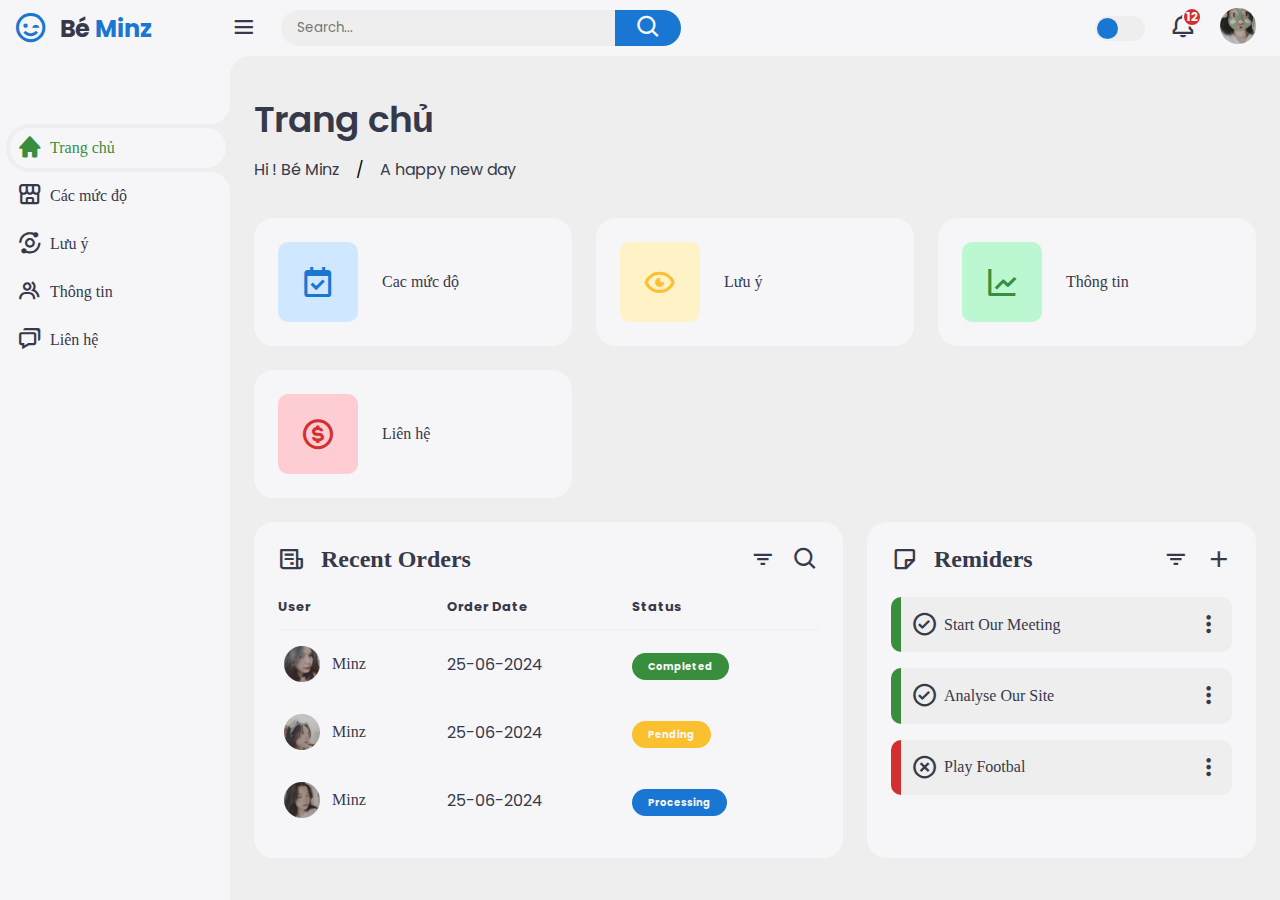
<file: index.html>
<!DOCTYPE html>
<html lang="en">

<head>
    <meta charset="UTF-8">
    <meta http-equiv="X-UA-Compatible" content="ie=edge">
    <meta name="viewport" content="width=device-width, initial-scale=1.0">
    <link href='https://unpkg.com/boxicons@2.1.4/css/boxicons.min.css' rel='stylesheet'>
    <link rel="shortcut icon" href="/img/favicon-16x16.png" type="image/x-icon">
    <link rel="stylesheet" href="css/index.css">
    <script src="js/index.js" defer></script>
    <title>Tra cứu kinh nguyệt</title>
</head>

<body>

    <!-- Sidebar -->
    <div class="sidebar">
        <a href="index.html" class="logo">
            <i class='bx bx-wink-smile'></i>
            <div class="logo-name"><span>Bé</span> Minz</div>
        </a>
        <ul class="side-menu">
            <li class="active"><a href="index.html"><i class='bx bxs-home'></i>Trang chủ</a></li>
            <li><a href="mucdo.html"><i class='bx bx-store-alt'></i>Các mức độ</a></li>
            <li><a href="huongdan.html"><i class='bx bx-analyse'></i>Lưu ý</a></li>
            <li><a href="thongtin.html"><i class='bx bx-group'></i>Thông tin</a></li>
            <li><a href="lienhe.html"><i class='bx bx-chat'></i>Liên hệ</a></li>
        </ul>
    </div>
    <!-- End of Sidebar -->

    <!-- Main Content -->
    <div class="content">
        <!-- Navbar -->
        <nav>
            <i class='bx bx-menu'></i>
            <form action="#">
                <div class="form-input">
                    <input type="search" placeholder="Search...">
                    <button class="search-btn" type="submit"><i class='bx bx-search'></i></button>
                </div>
            </form>
            <input type="checkbox" id="theme-toggle" hidden>
            <label for="theme-toggle" class="theme-toggle"></label>
            <a href="#" class="notif">
                <i class='bx bx-bell'></i>
                <span class="count">12</span>
            </a>
            <a href="thongtin.html" class="profile">
                <img src="img/avt.png">
            </a>
        </nav>

        <!-- End of Navbar -->
        <main>
            <div class="header">
                <div class="left">
                    <h1>Trang chủ</h1>
                    <ul class="breadcrumb">
                        <li>Hi ! Bé Minz</li>
                        /
                        <li>A happy new day</li>
                    </ul>
                </div>
            </div>

            <!-- Insights -->
            <ul class="insights">
                <li>
                    <i class='bx bx-calendar-check'></i>
                    <span class="info" onclick="Mucdo()">
                        <p>Cac mức độ</p>
                    </span>
                </li>
                <li><i class='bx bx-show-alt'></i>
                    <span class="info" onclick="Huongdan()">
                        <p>Lưu ý</p>
                    </span>
                </li>
                <li><i class='bx bx-line-chart'></i>
                    <span class="info" onclick="Thongtin()">
                        <p>Thông tin</p>
                    </span>
                </li>
                <li><i class='bx bx-dollar-circle'></i>
                    <span class="info" onclick="Lienhe()">
                        <p>Liên hệ</p>
                    </span>
                </li>
            </ul>
            <!-- End of Insights -->

            <div class="bottom-data">
                <div class="orders">
                    <div class="header">
                        <i class='bx bx-receipt'></i>
                        <h3>Recent Orders</h3>
                        <i class='bx bx-filter'></i>
                        <i class='bx bx-search'></i>
                    </div>
                    <table>
                        <thead>
                            <tr>
                                <th>User</th>
                                <th>Order Date</th>
                                <th>Status</th>
                            </tr>
                        </thead>
                        <tbody>
                            <tr>
                                <td>
                                    <img src="img/avt_1.jpg">
                                    <p>Minz</p>
                                </td>
                                <td>25-06-2024</td>
                                <td><span class="status completed">Completed</span></td>
                            </tr>
                            <tr>
                                <td>
                                    <img src="img/avt_2.jpg">
                                    <p>Minz</p>
                                </td>
                                <td>25-06-2024</td>
                                <td><span class="status pending">Pending</span></td>
                            </tr>
                            <tr>
                                <td>
                                    <img src="img/avt_3.jpg">
                                    <p>Minz</p>
                                </td>
                                <td>25-06-2024</td>
                                <td><span class="status process">Processing</span></td>
                            </tr>
                        </tbody>
                    </table>
                </div>

                <!-- Reminders -->
                <div class="reminders">
                    <div class="header">
                        <i class='bx bx-note'></i>
                        <h3>Remiders</h3>
                        <i class='bx bx-filter'></i>
                        <i class='bx bx-plus'></i>
                    </div>
                    <ul class="task-list">
                        <li class="completed">
                            <div class="task-title">
                                <i class='bx bx-check-circle'></i>
                                <p>Start Our Meeting</p>
                            </div>
                            <i class='bx bx-dots-vertical-rounded'></i>
                        </li>
                        <li class="completed">
                            <div class="task-title">
                                <i class='bx bx-check-circle'></i>
                                <p>Analyse Our Site</p>
                            </div>
                            <i class='bx bx-dots-vertical-rounded'></i>
                        </li>
                        <li class="not-completed">
                            <div class="task-title">
                                <i class='bx bx-x-circle'></i>
                                <p>Play Footbal</p>
                            </div>
                            <i class='bx bx-dots-vertical-rounded'></i>
                        </li>
                    </ul>
                </div>

                <!-- End of Reminders-->

            </div>

        </main>

    </div>


</body>

</html>
</file>
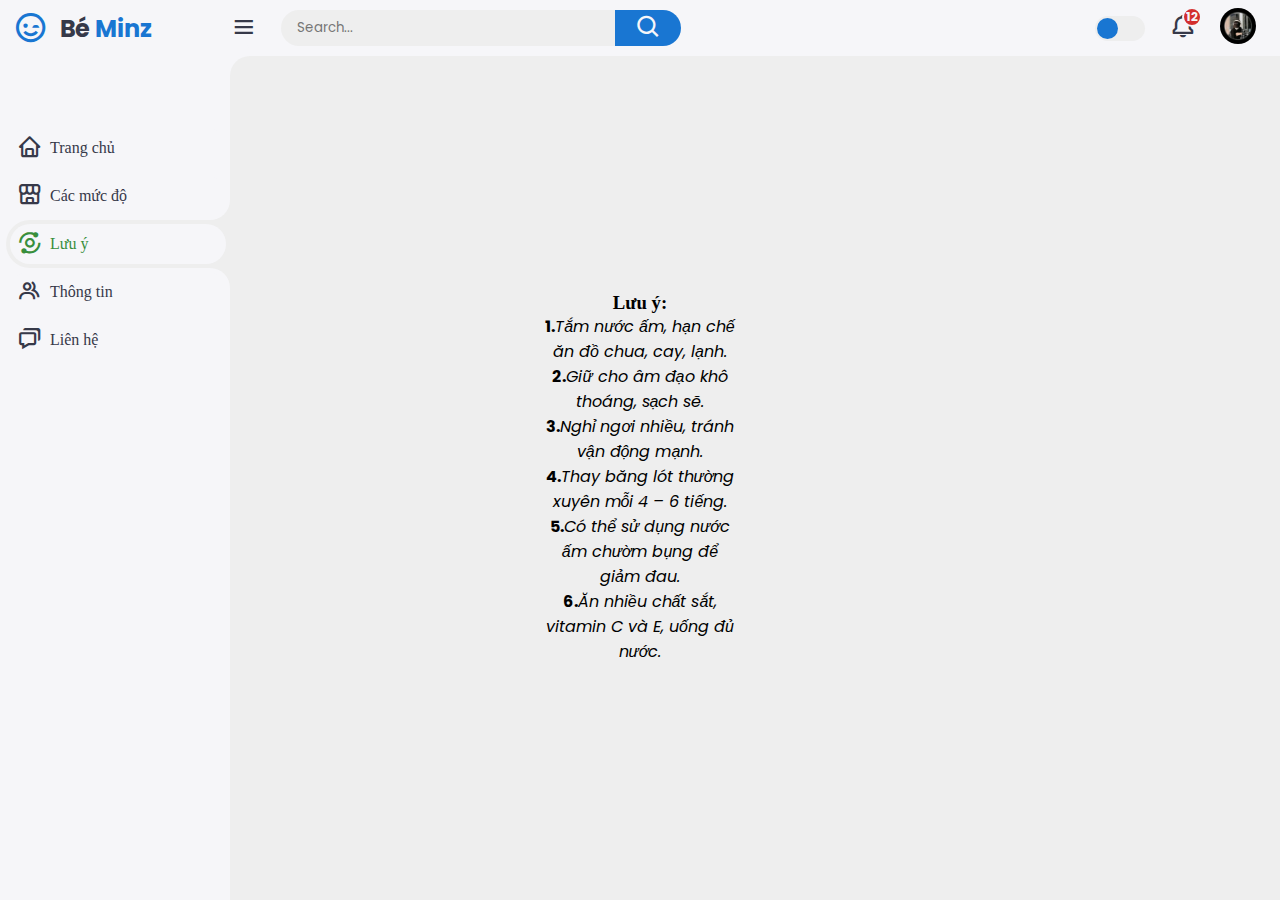
<file: huongdan.html>
<!DOCTYPE html>
<html lang="en">

<head>
    <meta charset="UTF-8">
    <meta http-equiv="X-UA-Compatible" content="ie=edge">
    <meta name="viewport" content="width=device-width, initial-scale=1.0">
    <link href='https://unpkg.com/boxicons@2.1.4/css/boxicons.min.css' rel='stylesheet'>
    <link rel="shortcut icon" href="/img/favicon-16x16.png" type="image/x-icon">
    <link rel="stylesheet" href="css/index.css">
    <script src="js/index.js" defer></script>
    <title>Tra cứu kinh nguyệt</title>
</head>

<body>
    <!-- Sidebar -->
    <div class="sidebar">
        <a href="index.html" class="logo">
            <i class='bx bx-wink-smile'></i>
            <div class="logo-name"><span>Bé</span> Minz</div>
        </a>
        <ul class="side-menu">
            <li><a href="index.html"><i class='bx bx-home'></i>Trang chủ</a></li>
            <li><a href="mucdo.html"><i class='bx bx-store-alt'></i>Các mức độ</a></li>
            <li class="active"><a href="huongdan.html"><i class='bx bx-analyse'></i>Lưu ý</a></li>
            <li><a href="thongtin.html"><i class='bx bx-group'></i>Thông tin</a></li>
            <li><a href="lienhe.html"><i class='bx bx-chat'></i>Liên hệ</a></li>
        </ul>
    </div>
    <!-- End of Sidebar -->

    <!-- Main Content -->
    <div class="content">
        <!-- Navbar -->
        <nav>
            <i class='bx bx-menu'></i>
            <form action="#">
                <div class="form-input">
                    <input type="search" placeholder="Search...">
                    <button class="search-btn" type="submit"><i class='bx bx-search'></i></button>
                </div>
            </form>
            <input type="checkbox" id="theme-toggle" hidden>
            <label for="theme-toggle" class="theme-toggle"></label>
            <a href="#" class="notif">
                <i class='bx bx-bell'></i>
                <span class="count">12</span>
            </a>
            <a href="thongtin.html" class="profile">
                <img src="img/avatar.jpg">
            </a>
        </nav>
    </div>
    <!-- End of Navbar -->
    <!-- container -->
    <div class="profile-container">
        <div class="profile-text">
            <h3>Lưu ý:</h3>
            <p><strong>1.</strong><i>Tắm nước ấm, hạn chế ăn đồ chua, cay, lạnh.</i></p>
            <p><strong>2.</strong><i>Giữ cho âm đạo khô thoáng, sạch sẽ.</i></p>
            <p><strong>3.</strong><i>Nghỉ ngơi nhiều, tránh vận động mạnh.</i></p>
            <p><strong>4.</strong><i>Thay băng lót thường xuyên mỗi 4 – 6 tiếng.</i></p>
            <p><strong>5.</strong><i>Có thể sử dụng nước ấm chườm bụng để giảm đau.</i></p>
            <p><strong>6.</strong><i>Ăn nhiều chất sắt, vitamin C và E, uống đủ nước.</i></p>
        </div>
    </div>
</body>

</html>
</file>
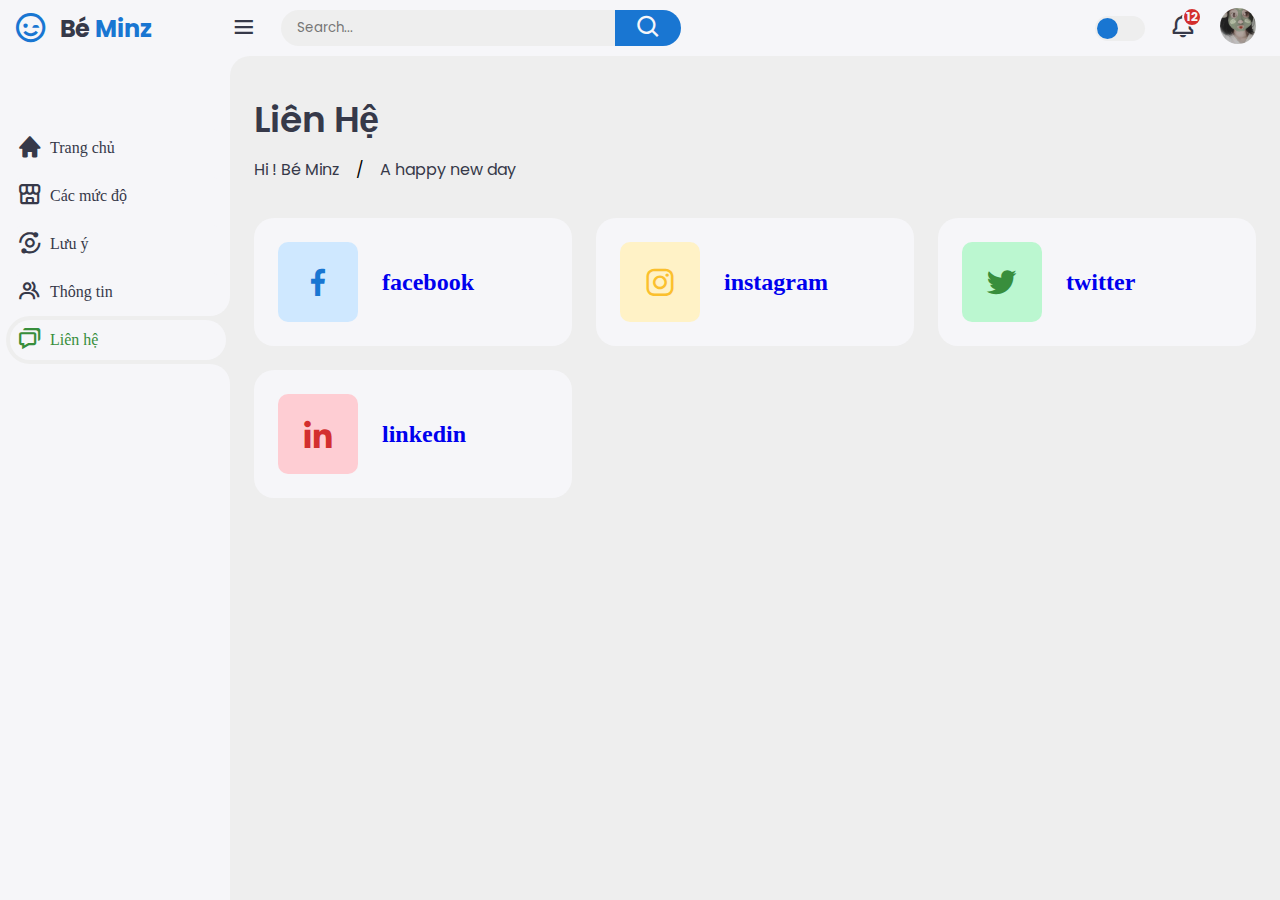
<file: lienhe.html>
<!DOCTYPE html>
<html lang="en">

<head>
    <meta charset="UTF-8">
    <meta http-equiv="X-UA-Compatible" content="ie=edge">
    <meta name="viewport" content="width=device-width, initial-scale=1.0">
    <link href='https://unpkg.com/boxicons@2.1.4/css/boxicons.min.css' rel='stylesheet'>
    <link rel="shortcut icon" href="/img/favicon-16x16.png" type="image/x-icon">
    <link rel="stylesheet" href="css/index.css">
    <script src="js/index.js" defer></script>
    <title>Tra cứu kinh nguyệt</title>
</head>

<body>

    <!-- Sidebar -->
    <div class="sidebar">
        <a href="index.html" class="logo">
            <i class='bx bx-wink-smile'></i>
            <div class="logo-name"><span>Bé</span> Minz</div>
        </a>
        <ul class="side-menu">
            <li><a href="index.html"><i class='bx bxs-home'></i>Trang chủ</a></li>
            <li><a href="mucdo.html"><i class='bx bx-store-alt'></i>Các mức độ</a></li>
            <li><a href="huongdan.html"><i class='bx bx-analyse'></i>Lưu ý</a></li>
            <li><a href="thongtin.html"><i class='bx bx-group'></i>Thông tin</a></li>
            <li class="active"><a href="lienhe.html"><i class='bx bx-chat'></i>Liên hệ</a></li>
        </ul>
    </div>
    <!-- End of Sidebar -->

    <!-- Main Content -->
    <div class="content">
        <!-- Navbar -->
        <nav>
            <i class='bx bx-menu'></i>
            <form action="#">
                <div class="form-input">
                    <input type="search" placeholder="Search...">
                    <button class="search-btn" type="submit"><i class='bx bx-search'></i></button>
                </div>
            </form>
            <input type="checkbox" id="theme-toggle" hidden>
            <label for="theme-toggle" class="theme-toggle"></label>
            <a href="#" class="notif">
                <i class='bx bx-bell'></i>
                <span class="count">12</span>
            </a>
            <a href="thongtin.html" class="profile">
                <img src="img/avt.png">
            </a>
        </nav>

        <!-- End of Navbar -->
        <main>
            <div class="header">
                <div class="left">
                    <h1>Liên Hệ</h1>
                    <ul class="breadcrumb">
                        <li>Hi ! Bé Minz</li>
                        /
                        <li>A happy new day</li>
                    </ul>
                </div>
            </div>
        
            <!-- Insights -->
            <ul class="insights">
                <li>
                    <i class='bx bxl-facebook'></i>
                    <span class="info">
                        <h3><a href="https://www.facebook.com/profile.php?id=61552311342114">
                                facebook
                            </a>
                        </h3>
                    </span>
                </li>
                <li><i class='bx bxl-instagram'></i>
                    <span class="info">
                        <h3><a href="https://www.instagram.com/fuzy.2612/">
                                instagram
                            </a>
                        </h3>
                    </span>
                </li>
                <li><i class='bx bxl-twitter'></i>
                    <span class="info">
                        <h3><a href="https://twitter.com/ninh_nhi2902">
                                twitter
                            </a>
                        </h3>
                    </span>
                </li>
                <li><i class='bx bxl-linkedin'></i>
                    <span class="info">
                        <h3><a href="https://www.linkedin.com/in/ninh-nhi-82832a29a/">
                                linkedin
                            </a>
                        </h3>
                    </span>
                </li>
            </ul>
            <!-- End of Insights -->
        </main>
        
    </div>


</body>

</html>
</file>
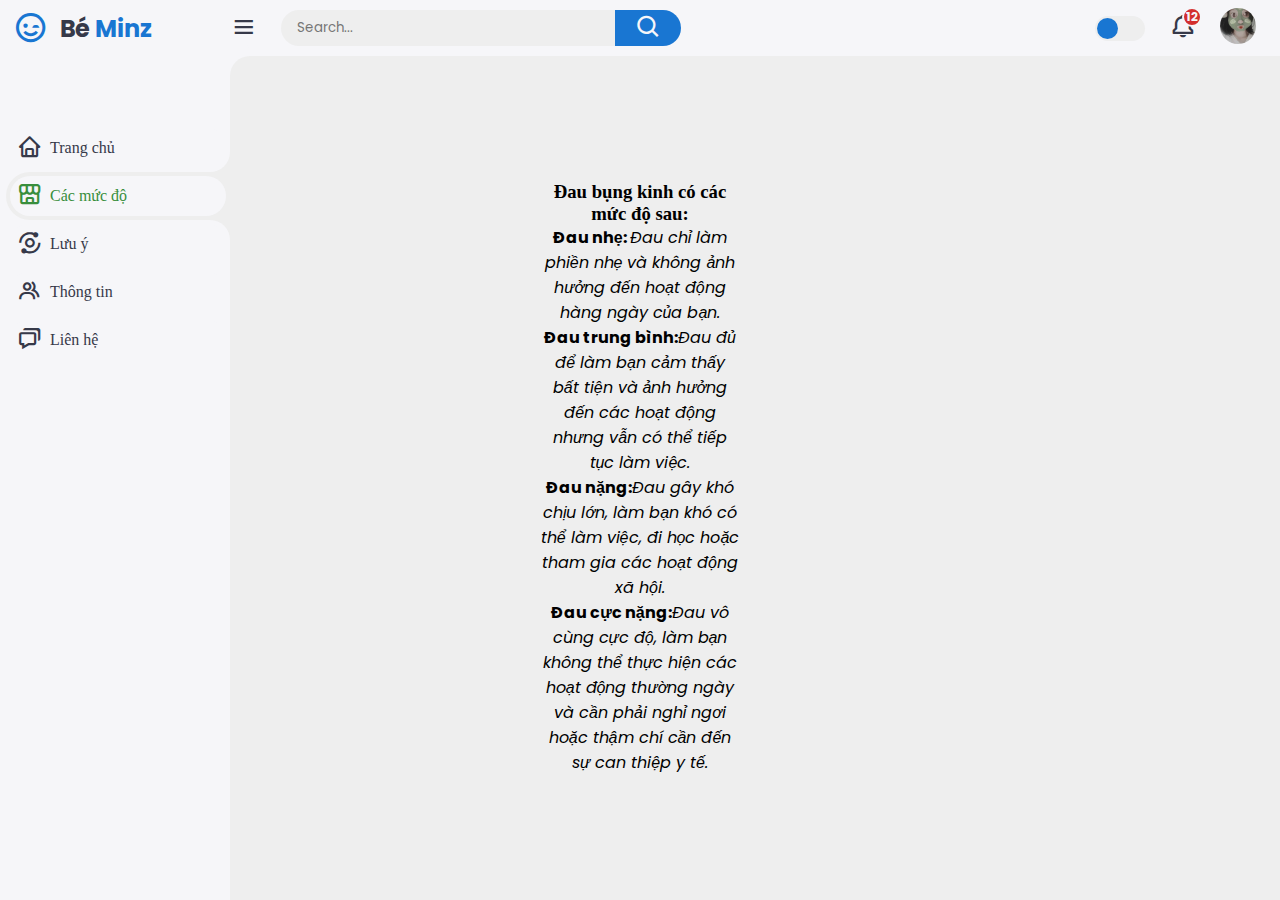
<file: mucdo.html>
<!DOCTYPE html>
<html lang="en">

<head>
    <meta charset="UTF-8">
    <meta http-equiv="X-UA-Compatible" content="ie=edge">
    <meta name="viewport" content="width=device-width, initial-scale=1.0">
    <link href='https://unpkg.com/boxicons@2.1.4/css/boxicons.min.css' rel='stylesheet'>
    <link rel="shortcut icon" href="/img/favicon-16x16.png" type="image/x-icon">
    <link rel="stylesheet" href="css/index.css">
    <script src="js/index.js" defer></script>
    <title>Tra cứu kinh nguyệt</title>
</head>

<body>
    <!-- Sidebar -->
    <div class="sidebar">
        <a href="index.html" class="logo">
            <i class='bx bx-wink-smile'></i>
            <div class="logo-name"><span>Bé</span> Minz</div>
        </a>
        <ul class="side-menu">
            <li><a href="index.html"><i class='bx bx-home'></i>Trang chủ</a></li>
            <li class="active"><a href="mucdo.html"><i class='bx bx-store-alt'></i>Các mức độ</a></li>
            <li><a href="huongdan.html"><i class='bx bx-analyse'></i>Lưu ý</a></li>
            <li><a href="thongtin.html"><i class='bx bx-group'></i>Thông tin</a></li>
            <li><a href="lienhe.html"><i class='bx bx-chat'></i>Liên hệ</a></li>
        </ul>
    </div>
    <!-- End of Sidebar -->

    <!-- Main Content -->
    <div class="content">
        <!-- Navbar -->
        <nav>
            <i class='bx bx-menu'></i>
            <form action="#">
                <div class="form-input">
                    <input type="search" placeholder="Search...">
                    <button class="search-btn" type="submit"><i class='bx bx-search'></i></button>
                </div>
            </form>
            <input type="checkbox" id="theme-toggle" hidden>
            <label for="theme-toggle" class="theme-toggle"></label>
            <a href="#" class="notif">
                <i class='bx bx-bell'></i>
                <span class="count">12</span>
            </a>
            <a href="thongtin.html" class="profile">
                <img src="img/avt.png">
            </a>
        </nav>
    </div>
    <!-- End of Navbar -->
    <!-- container -->
    <div class="profile-container">
        <div class="profile-text">
            <h3>Đau bụng kinh có các mức độ sau:</h3>
            <p><strong>Đau nhẹ: </strong><i>Đau chỉ làm phiền nhẹ và không ảnh hưởng đến hoạt động hàng ngày của bạn.</i></p>
            <p><strong>Đau trung bình:</strong><i>Đau đủ để làm bạn cảm thấy bất tiện và ảnh hưởng đến các hoạt động nhưng vẫn có thể tiếp tục làm việc.</i></p>
            <p><strong>Đau nặng:</strong><i>Đau gây khó chịu lớn, làm bạn khó có thể làm việc, đi học hoặc tham gia các hoạt động xã hội.</i></p>
            <p><strong>Đau cực nặng:</strong><i>Đau vô cùng cực độ, làm bạn không thể thực hiện các hoạt động thường ngày và cần phải nghỉ ngơi hoặc thậm chí cần đến sự can thiệp y tế.</i></p>
        </div>
    </div>
</body>

</html>
</file>
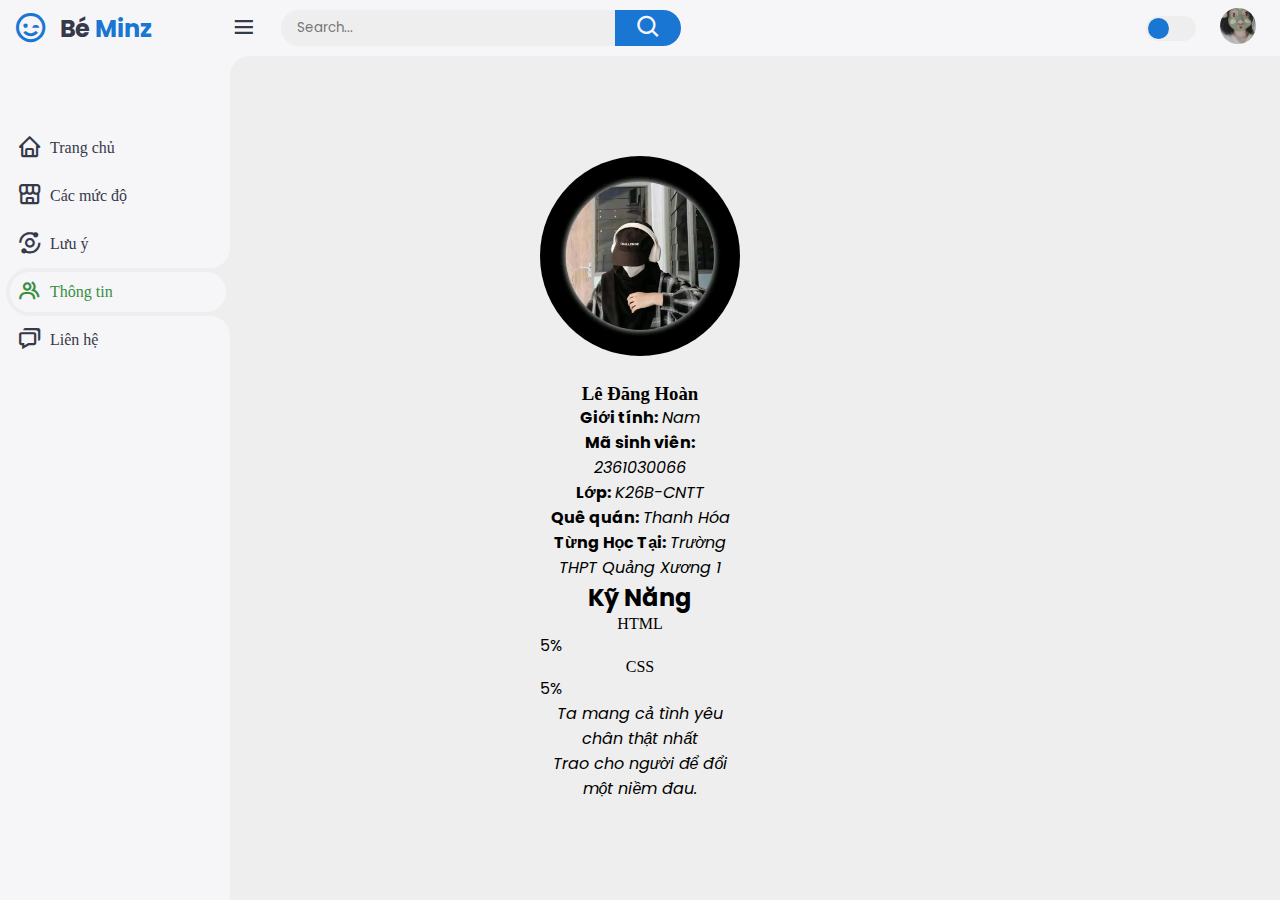
<file: thongtin.html>
<!DOCTYPE html>
<html lang="en">

<head>
    <meta charset="UTF-8">
    <meta http-equiv="X-UA-Compatible" content="ie=edge">
    <meta name="viewport" content="width=device-width, initial-scale=1.0">
    <link href='https://unpkg.com/boxicons@2.1.4/css/boxicons.min.css' rel='stylesheet'>
    <link rel="shortcut icon" href="/img/favicon-16x16.png" type="image/x-icon">
    <link rel="stylesheet" href="css/index.css">
    <script src="js/index.js" defer></script>
    <title>Tra cứu kinh nguyệt</title>
</head>

<body>
    <!-- Sidebar -->
    <div class="sidebar">
        <a href="index.html" class="logo">
            <i class='bx bx-wink-smile'></i>
            <div class="logo-name"><span>Bé</span> Minz</div>
        </a>
        <ul class="side-menu">
            <li><a href="index.html"><i class='bx bx-home'></i>Trang chủ</a></li>
            <li><a href="mucdo.html"><i class='bx bx-store-alt'></i>Các mức độ</a></li>
            <li><a href="huongdan.html"><i class='bx bx-analyse'></i>Lưu ý</a></li>
            <li class="active"><a href="thongtin.html"><i class='bx bx-group'></i>Thông tin</a></li>
            <li><a href="lienhe.html"><i class='bx bx-chat'></i>Liên hệ</a></li>
        </ul>
    </div>
    <!-- End of Sidebar -->

    <!-- Main Content -->
    <div class="content">
        <!-- Navbar -->
        <nav>
            <i class='bx bx-menu'></i>
            <form action="#">
                <div class="form-input">
                    <input type="search" placeholder="Search...">
                    <button class="search-btn" type="submit"><i class='bx bx-search'></i></button>
                </div>
            </form>
            <input type="checkbox" id="theme-toggle" hidden>
            <label for="theme-toggle" class="theme-toggle"></label>
            <a href="thongtin.html" class="profile">
                <img src="img/avt.png">
            </a>
        </nav>
    </div>
    <!-- End of Navbar -->
    <!-- Profile Container -->
    <div class="profile-container">
        <!-- Thông tin cá nhân -->
        <div class="profile-text">
            <img src="/img/avatar.jpg" alt="Ảnh đại diện" class="profile-avatar">
            <h3>Lê Đăng Hoàn</h3>
            <p><strong>Giới tính:</strong> <i>Nam</i></p>
            <p><strong>Mã sinh viên:</strong> <i>2361030066</i></p>
            <p><strong>Lớp:</strong> <i>K26B-CNTT</i></p>
            <p><strong>Quê quán:</strong> <i>Thanh Hóa</i></p>
            <p><strong>Từng Học Tại:</strong> <i>Trường THPT Quảng Xương 1</i></p>
            <!-- Skills Section -->
            <div class="containe">
                <h2>Kỹ Năng</h2>
                <div class="skill-bar">
                    <p>HTML</p>
                    <div class="progress">
                        <div class="progress-bar bg-success" role="progressbar" style="width: 5%;" aria-valuenow="5"
                            aria-valuemin="5" aria-valuemax="100">5%</div>
                    </div>
                </div>
                <div class="skill-bar">
                    <p>CSS</p>
                    <div class="progress">
                        <div class="progress-bar bg-info" role="progressbar" style="width: 5%;" aria-valuenow="5"
                            aria-valuemin="5" aria-valuemax="100">5%</div>
                    </div>
                </div>
                <p><i>Ta mang cả tình yêu chân thật nhất</i>
                    <br>
                    <i>Trao cho người để đổi một niềm đau.</i>
                </p>
            </div>
        </div>
    </div>
</body>

</html>
</file>
<file: css/index.css>
@import url('https://fonts.googleapis.com/css2?family=Poppins:wght@300;400;500;600;700;800&display=swap');

:root {
    --light: #f6f6f9;
    --primary: #1976D2;
    --light-primary: #CFE8FF;
    --grey: #eee;
    --dark-grey: #AAAAAA;
    --dark: #363949;
    --danger: #D32F2F;
	--light-danger: #FECDD3;
    --warning: #FBC02D;
    --light-warning: #FFF2C6;
    --success: #388E3C;
    --light-success: #BBF7D0;
}

*{
    margin: 0;
    padding: 0;
    box-sizing: border-box;
    font-family: 'Poppins', sans-serif;
}

.bx{
    font-size: 1.7rem;
}

a{
    text-decoration: none;
}

li{
    list-style: none;
}

html{
    overflow-x: hidden;
}

body.dark{
    --light: #181a1e;
    --grey: #25252c;
    --dark: #fbfbfb
}

body{
    background: var(--grey);
    overflow-x: hidden;
}

.sidebar{
    position: fixed;
    top: 0;
    left: 0;
    background: var(--light);
    width: 230px;
    height: 100%;
    z-index: 2000;
    overflow-x: hidden;
    scrollbar-width: none;
    transition: all 0.3s ease;
}

.sidebar::-webkit-scrollbar{
    display: none;
}

.sidebar.close{
    width: 60px;
}

.sidebar .logo{
    font-size: 24px;
    font-weight: 700;
    height: 56px;
    display: flex;
    align-items: center;
    color: var(--primary);
    z-index: 500;
    padding-bottom: 20px;
    box-sizing: content-box;
}

.sidebar .logo .logo-name span{
    color: var(--dark);
}

.sidebar .logo .bx{
    min-width: 60px;
    display: flex;
    justify-content: center;
    font-size: 2.2rem;
}

.sidebar .side-menu{
    width: 100%;
    margin-top: 48px;
}

.sidebar .side-menu li{
    height: 48px;
    background: transparent;
    margin-left: 6px;
    border-radius: 48px 0 0 48px;
    padding: 4px;
}

.sidebar .side-menu li.active{
    background: var(--grey);
    position: relative;
}

.sidebar .side-menu li.active::before{
    content: "";
    position: absolute;
    width: 40px;
    height: 40px;
    border-radius: 50%;
    top: -40px;
    right: 0;
    box-shadow: 20px 20px 0 var(--grey);
    z-index: -1;
}

.sidebar .side-menu li.active::after{
    content: "";
    position: absolute;
    width: 40px;
    height: 40px;
    border-radius: 50%;
    bottom: -40px;
    right: 0;
    box-shadow: 20px -20px 0 var(--grey);
    z-index: -1;
}

.sidebar .side-menu li a{
    width: 100%;
    height: 100%;
    background: var(--light);
    display: flex;
    align-items: center;
    border-radius: 48px;
    font-size: 16px;
    color: var(--dark);
    white-space: nowrap;
    overflow-x: hidden;
    transition: all 0.3s ease;
}

.sidebar .side-menu li.active a{
    color: var(--success);
}

.sidebar.close .side-menu li a{
    width: calc(48px - (4px * 2));
    transition: all 0.3s ease;
}

.sidebar .side-menu li a .bx{
    min-width: calc(60px - ((4px + 6px) * 2));
    display: flex;
    font-size: 1.6rem;
    justify-content: center;
}

.sidebar .side-menu li a.logout{
    color: var(--danger);
}

.content{
    position: relative;
    width: calc(100% - 230px);
    left: 230px;
    transition: all 0.3s ease;
}

.sidebar.close~.content{
    width: calc(100% - 60px);
    left: 60px;
}

.content nav{
    height: 56px;
    background: var(--light);
    padding: 0 24px 0 0;
    display: flex;
    align-items: center;
    grid-gap: 24px;
    position: sticky;
    top: 0;
    left: 0;
    z-index: 1000;
}

.content nav::before{
    content: "";
    position: absolute;
    width: 40px;
    height: 40px;
    bottom: -40px;
    left: 0;
    border-radius: 50%;
    box-shadow: -20px -20px 0 var(--light);
}

.content nav a{
    color: var(--dark);
}

.content nav .bx.bx-menu{
    cursor: pointer;
    color: var(--dark);
}

.content nav form{
    max-width: 400px;
    width: 100%;
    margin-right: auto;
}

.content nav form .form-input{
    display: flex;
    align-items: center;
    height: 36px;
}

.content nav form .form-input input{
    flex-grow: 1;
    padding: 0 16px;
    height: 100%;
    border: none;
    background: var(--grey);
    border-radius: 36px 0 0 36px;
    outline: none;
    width: 100%;
    color: var(--dark);
}

.content nav form .form-input button{
    width: 80px;
    height: 100%;
    display: flex;
    justify-content: center;
    align-items: center;
    background: var(--primary);
    color: var(--light);
    font-size: 18px;
    border: none;
    outline: none;
    border-radius: 0 36px 36px 0;
    cursor: pointer;
}

.content nav .notif{
    font-size: 20px;
    position: relative;
}

.content nav .notif .count{
    position: absolute;
    top: -6px;
    right: -6px;
    width: 20px;
    height: 20px;
    background: var(--danger);
    border-radius: 50%;
    color: var(--light);
    border: 2px solid var(--light);
    font-weight: 700;
    font-size: 12px;
    display: flex;
    align-items: center;
    justify-content: center;
}

.content nav .profile img{
    width: 36px;
    height: 36px;
    object-fit: cover;
    border-radius: 50%;
}

.content nav .theme-toggle{
    display: block;
    min-width: 50px;
    height: 25px;
    background: var(--grey);
    cursor: pointer;
    position: relative;
    border-radius: 25px;
}

.content nav .theme-toggle::before{
    content: "";
    position: absolute;
    top: 2px;
    left: 2px;
    bottom: 2px;
    width: calc(25px - 4px);
    background: var(--primary);
    border-radius: 50%;
    transition: all 0.3s ease;
}

.content nav #theme-toggle:checked+.theme-toggle::before{
    left: calc(100% - (25px - 4px) - 2px);
}

.content main{
    width: 100%;
    padding: 36px 24px;
    max-height: calc(100vh - 56px);
}

.content main .header{
    display: flex;
    align-items: center;
    justify-content: space-between;
    grid-gap: 16px;
    flex-wrap: wrap;
}

.content main .header .left h1{
    font-size: 36px;
    font-weight: 600;
    margin-bottom: 10px;
    color: var(--dark);
}

.content main .header .left .breadcrumb{
    display: flex;
    align-items: center;
    grid-gap: 16px;
}

.content main .header .left .breadcrumb li{
    color: var(--dark);
}

.content main .header .left .breadcrumb li a{
    color: var(--dark-grey);
    pointer-events: none;
}

.content main .header .left .breadcrumb li a.active{
    color: var(--primary);
    pointer-events: none;
}

.content main .header .report{
    height: 36px;
    padding: 0 16px;
    border-radius: 36px;
    background: var(--primary);
    color: var(--light);
    display: flex;
    align-items: center;
    justify-content: center;
    grid-gap: 10px;
    font-weight: 500;
}

.content main .insights{
    display: grid;
    grid-template-columns: repeat(auto-fit, minmax(240px, 1fr));
    grid-gap: 24px;
    margin-top: 36px;
}

.content main .insights li{
    padding: 24px;
    background: var(--light);
    border-radius: 20px;
    display: flex;
    align-items: center;
    grid-gap: 24px;
    cursor: pointer;
}

.content main .insights li .bx{
    width: 80px;
    height: 80px;
    border-radius: 10px;
    font-size: 36px;
    display: flex;
    align-items: center;
    justify-content: center;
}

.content main .insights li:nth-child(1) .bx{
    background: var(--light-primary);
    color: var(--primary);
}

.content main .insights li:nth-child(2) .bx{
    background: var(--light-warning);
    color: var(--warning);
}

.content main .insights li:nth-child(3) .bx{
    background: var(--light-success);
    color: var(--success);
}

.content main .insights li:nth-child(4) .bx{
    background: var(--light-danger);
    color: var(--danger);
}

.content main .insights li .info h3{
    font-size: 24px;
    font-weight: 600;
    color: var(--dark);
}

.content main .insights li .info p{
    color: var(--dark);
}

.content main .bottom-data{
    display: flex;
    flex-wrap: wrap;
    grid-gap: 24px;
    margin-top: 24px;
    width: 100%;
    color: var(--dark);
}

.content main .bottom-data>div{
    border-radius: 20px;
    background: var(--light);
    padding: 24px;
    overflow-x: auto;
}

.content main .bottom-data .header{
    display: flex;
    align-items: center;
    grid-gap: 16px;
    margin-bottom: 24px;
}

.content main .bottom-data .header h3{
    margin-right: auto;
    font-size: 24px;
    font-weight: 600;
}

.content main .bottom-data .header .bx{
    cursor: pointer;
}

.content main .bottom-data .orders{
    flex-grow: 1;
    flex-basis: 500px;
}

.content main .bottom-data .orders table{
    width: 100%;
    border-collapse: collapse;
}

.content main .bottom-data .orders table th{
    padding-bottom: 12px;
    font-size: 13px;
    text-align: left;
    border-bottom: 1px solid var(--grey);
}

.content main .bottom-data .orders table td{
    padding: 16px 0;
}

.content main .bottom-data .orders table tr td:first-child{
    display: flex;
    align-items: center;
    grid-gap: 12px;
    padding-left: 6px;
}

.content main .bottom-data .orders table td img{
    width: 36px;
    height: 36px;
    border-radius: 50%;
    object-fit: cover;
}

.content main .bottom-data .orders table tbody tr{
    cursor: pointer;
    transition: all 0.3s ease;
}

.content main .bottom-data .orders table tbody tr:hover{
    background: var(--grey);
}

.content main .bottom-data .orders table tr td .status{
    font-size: 10px;
    padding: 6px 16px;
    color: var(--light);
    border-radius: 20px;
    font-weight: 700;
}

.content main .bottom-data .orders table tr td .status.completed{
    background: var(--success);
}

.content main .bottom-data .orders table tr td .status.process{
    background: var(--primary);
}

.content main .bottom-data .orders table tr td .status.pending{
    background: var(--warning);
}

.content main .bottom-data .reminders{
    flex-grow: 1;
    flex-basis: 300px;
}

.content main .bottom-data .reminders .task-list{
    width: 100%;
}

.content main .bottom-data .reminders .task-list li{
    width: 100%;
    margin-bottom: 16px;
    background: var(--grey);
    padding: 14px 10px;
    border-radius: 10px;
    display: flex;
    align-items: center;
    justify-content: space-between;
}

.content main .bottom-data .reminders .task-list li .task-title{
    display: flex;
    align-items: center;
}

.content main .bottom-data .reminders .task-list li .task-title p{
    margin-left: 6px;
}

.content main .bottom-data .reminders .task-list li .bx{
  cursor: pointer;  
}

.content main .bottom-data .reminders .task-list li.completed{
    border-left: 10px solid var(--success);
}

.content main .bottom-data .reminders .task-list li.not-completed{
    border-left: 10px solid var(--danger);
}

.content main .bottom-data .reminders .task-list li:last-child{
   margin-bottom: 0;
}

@media screen and (max-width: 768px) {
    .sidebar{
        width: 200px;
    }

    .content{
        width: calc(100% - 60px);
        left: 200px;
    }

}

@media screen and (max-width: 576px) {
    
    .content nav form .form-input input{
        display: none;
    }

    .content nav form .form-input button{
        width: auto;
        height: auto;
        background: transparent;
        color: var(--dark);
        border-radius: none;
    }

    .content nav form.show .form-input input{
        display: block;
        width: 100%;
    }

    .content nav form.show .form-input button{
        width: 36px;
        height: 100%;
        color: var(--light);
        background: var(--danger);
        border-radius: 0 36px 36px 0;
    }

    .content nav form.show~.notif, .content nav form.show~.profile{
        display: none;
    }

    .content main .insights {
        grid-template-columns: 1fr;
    }

    .content main .bottom-data .header{
        min-width: 340px;
    }

    .content main .bottom-data .orders table{
        min-width: 340px;
    }

    .content main .bottom-data .reminders .task-list{
        min-width: 340px;
    }

}
.profile-container {
    display: flex;
    justify-content: space-around;
    align-items: center;
    height: calc(100vh - 56px);
}

.profile-text {
    text-align: center;
    width: clamp(100px, 200px, 300px);
    width: max(100px, min(200px, 300px));
}

.profile-avatar {
    width: 200px;
    height: 200px;
    border-radius: 50%;
    margin-bottom: 20px;
}

h3,
p,
a {
    font-family: "Lobster", cursive;

}

.skills-container {
    position: fixed;
    top: 10px;
    right: 10px;
}
</file>
